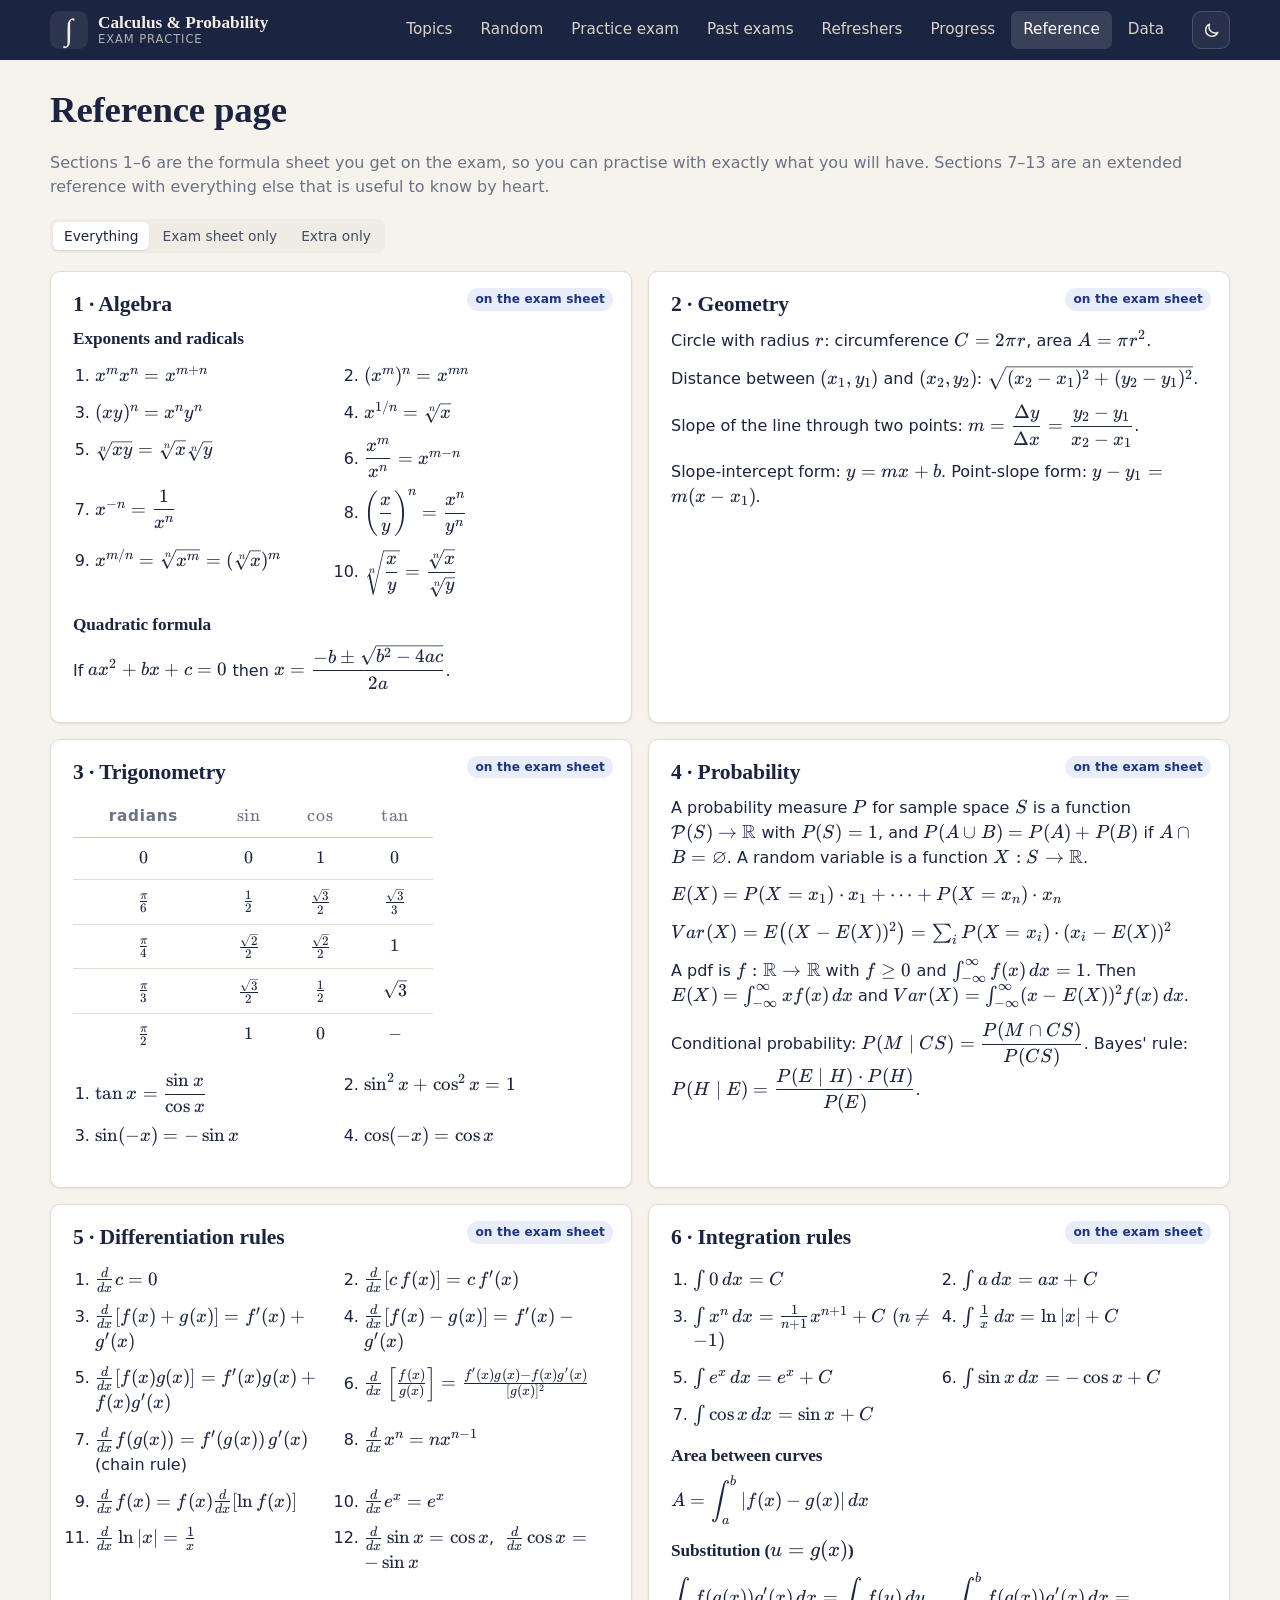
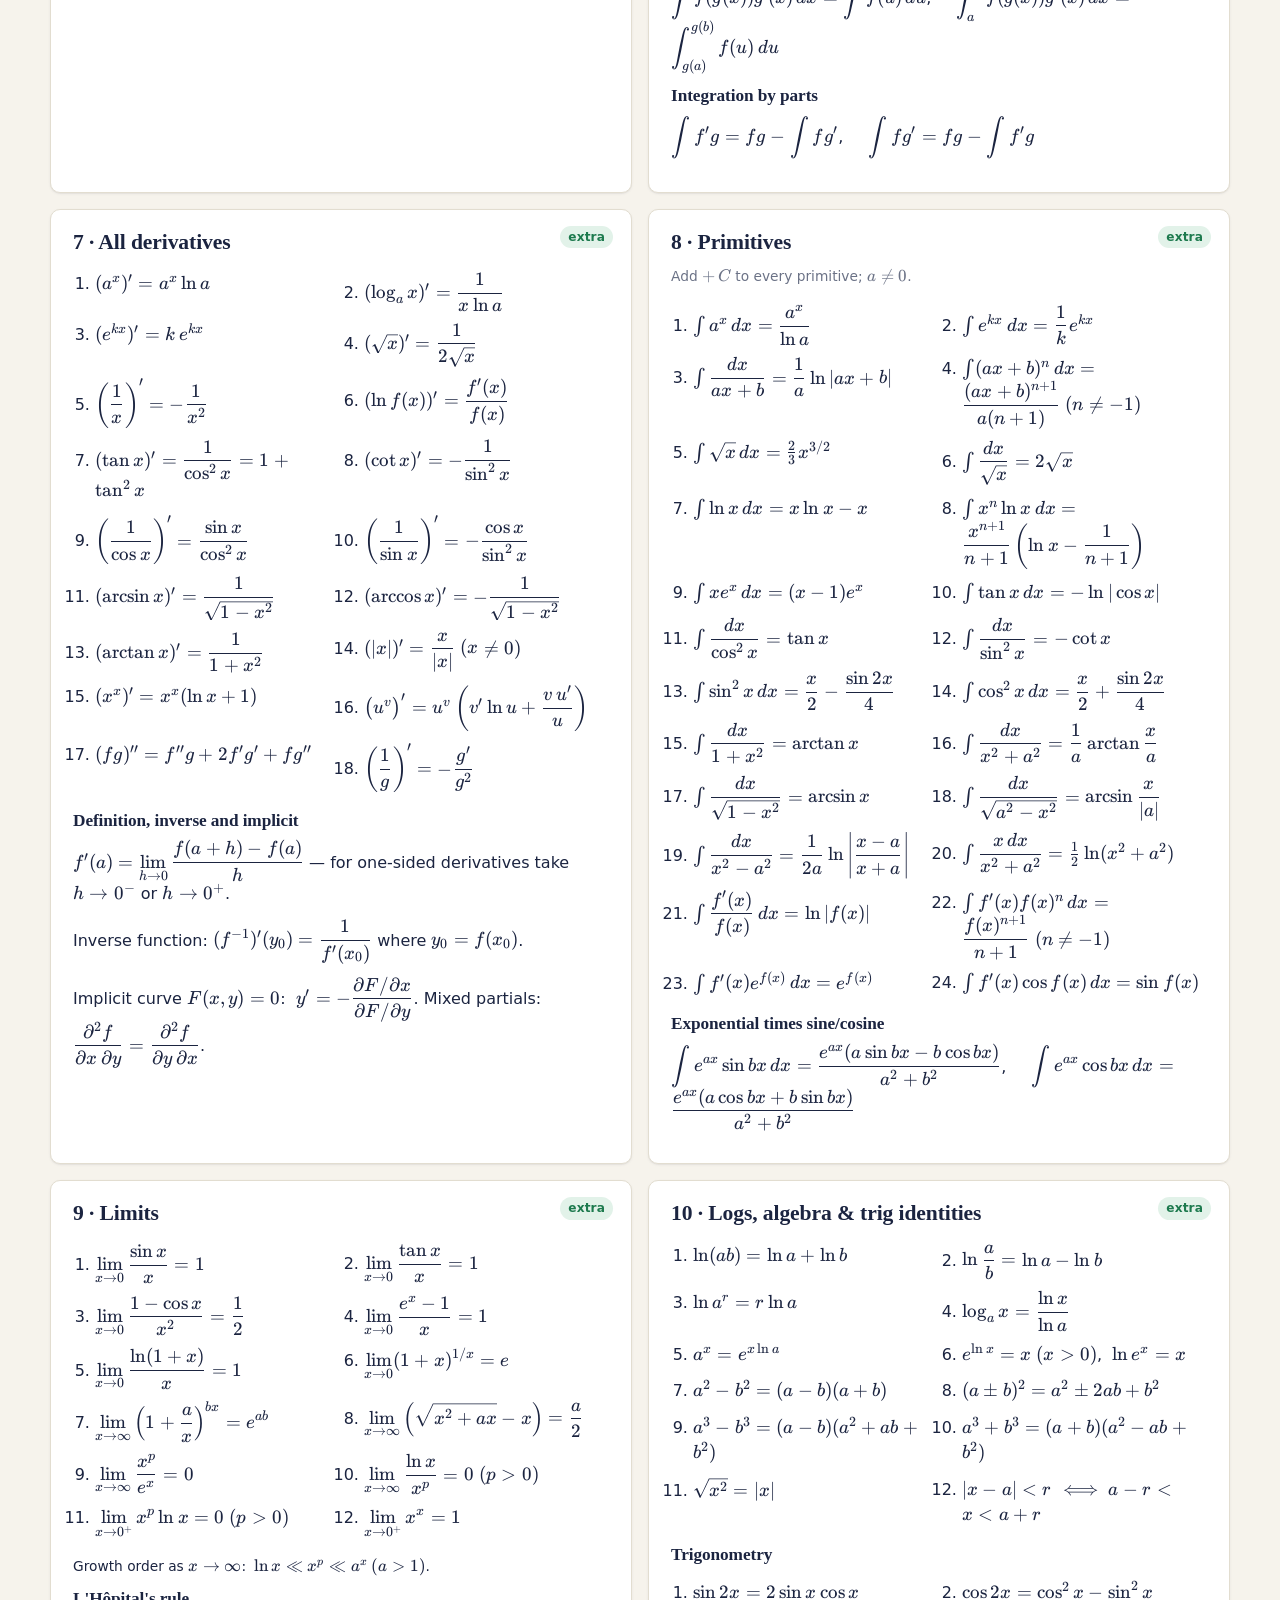
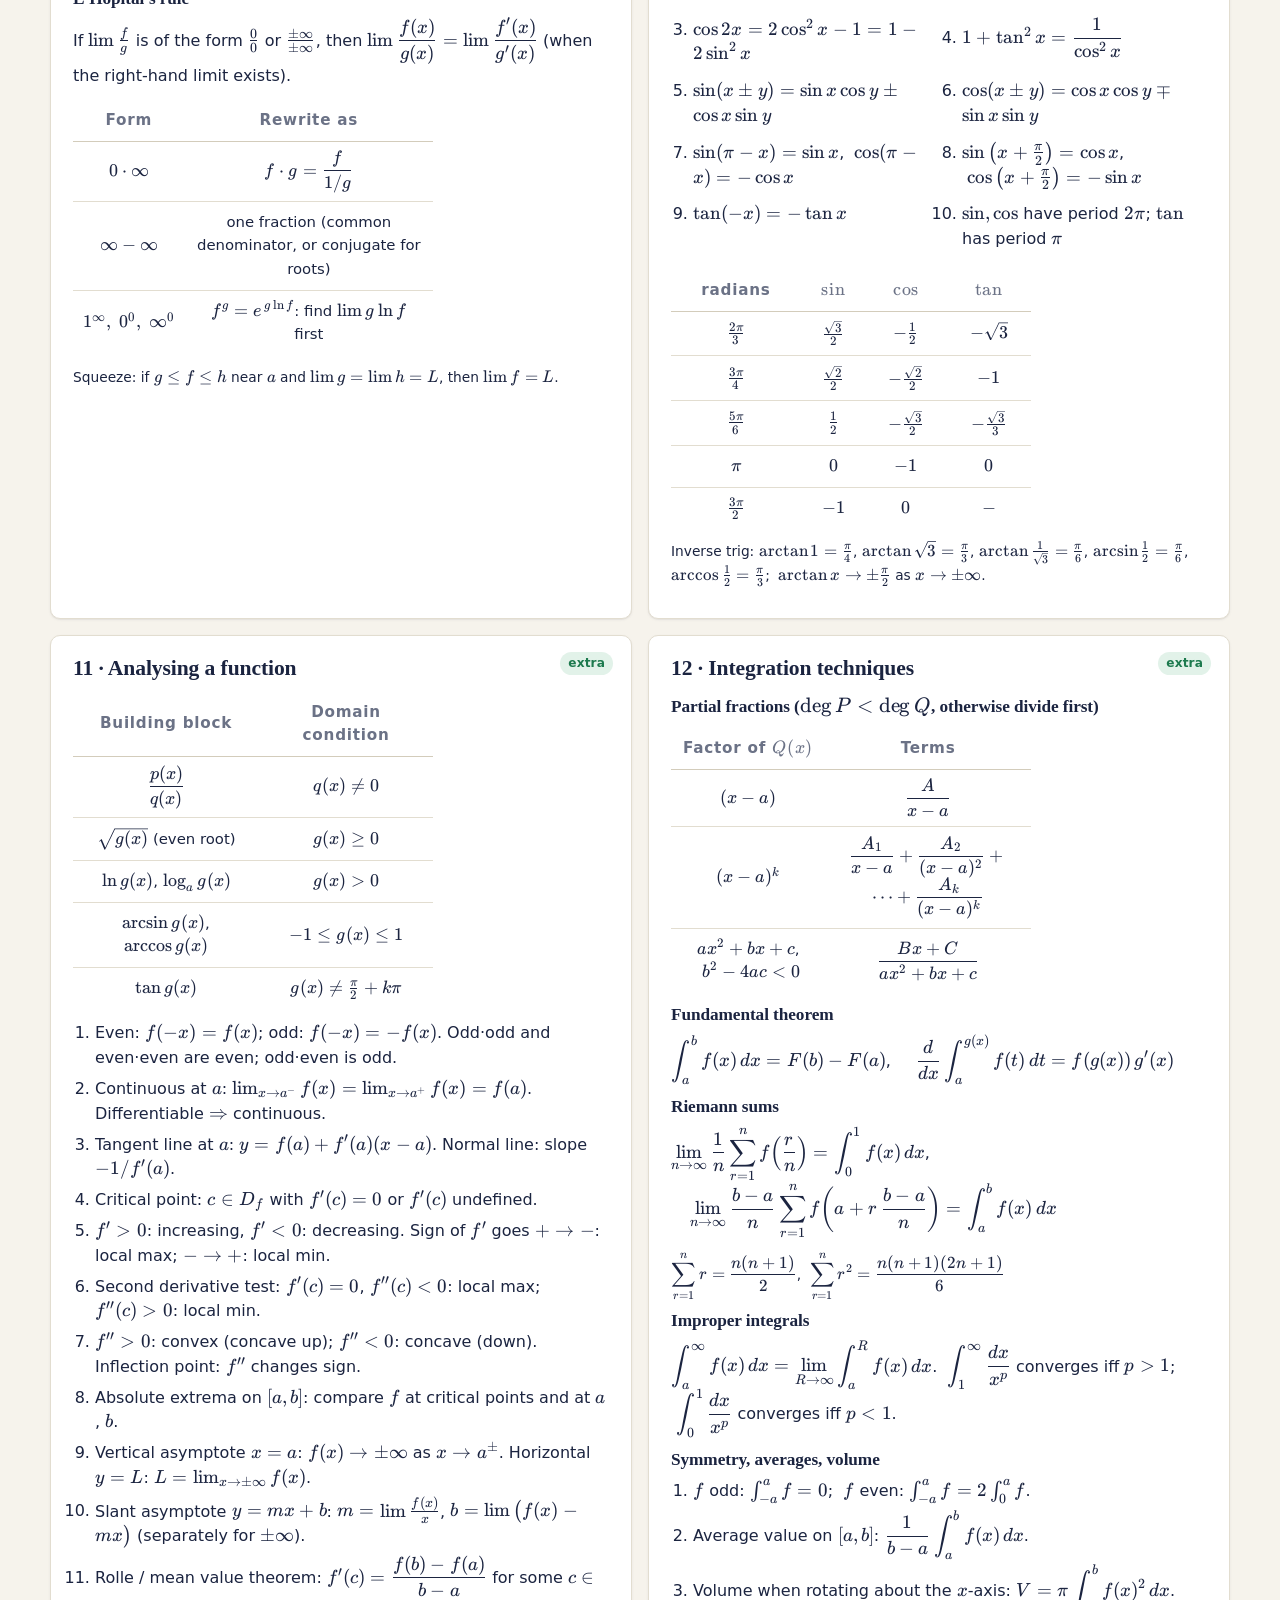
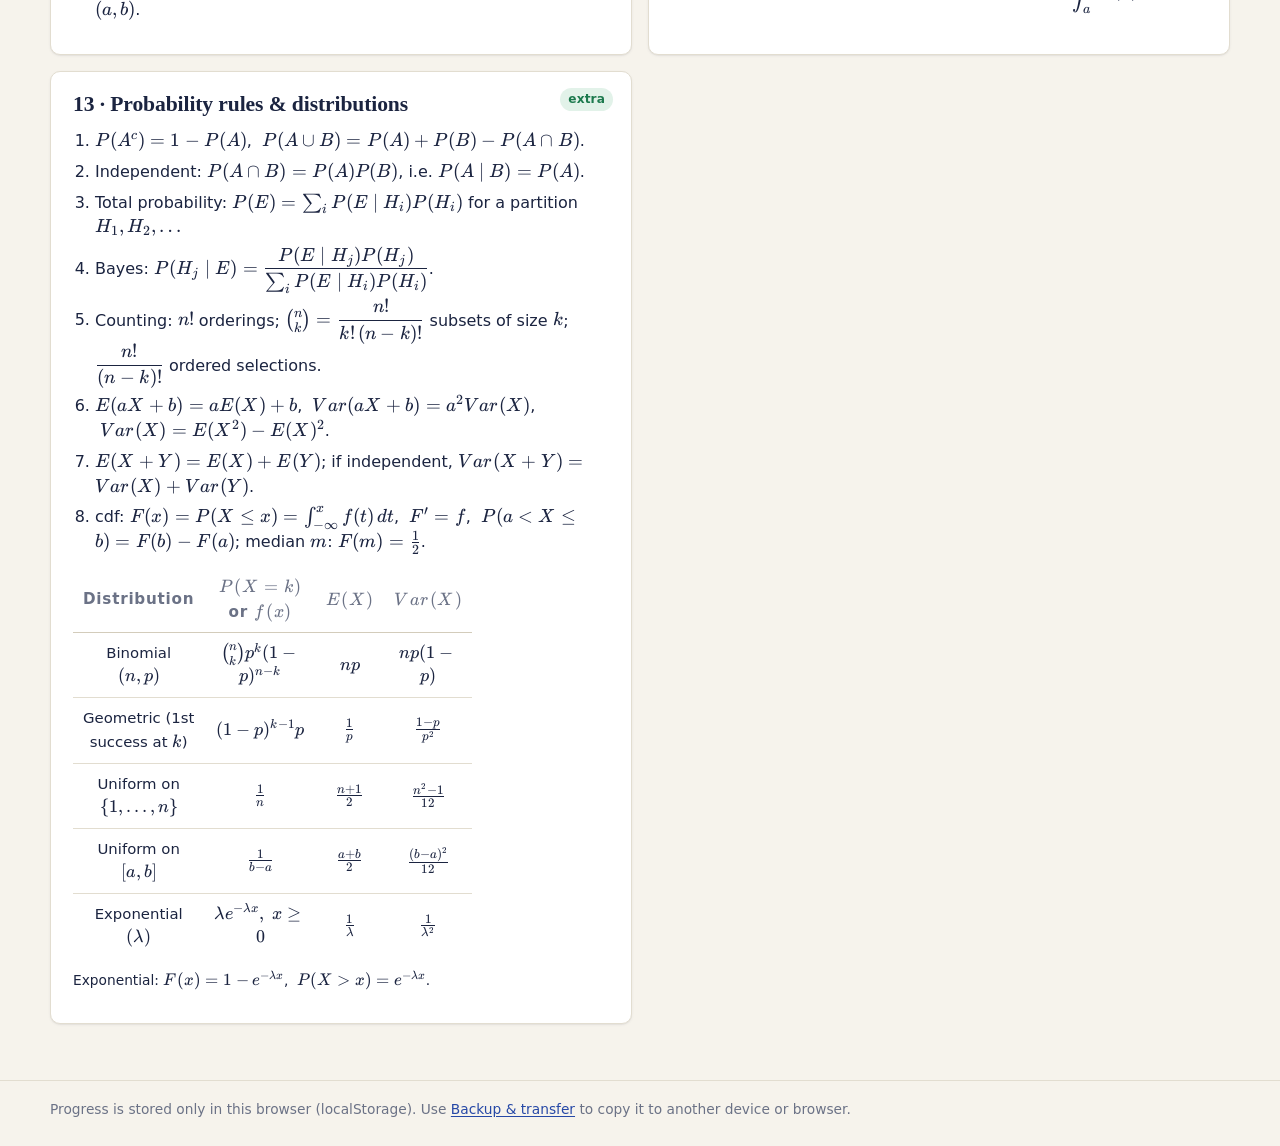
<file: reference.html>
<!DOCTYPE html>
<html lang="en">
<head>
  <meta charset="utf-8">
  <meta name="viewport" content="width=device-width, initial-scale=1">
  <title>Reference page — Calculus &amp; Probability</title>
  <meta name="description" content="The exam formula sheet plus an extended reference of derivatives, primitives, limits and distributions.">
  <meta name="color-scheme" content="light dark">
  <link rel="icon" href="assets/favicon.svg" type="image/svg+xml">
  <link rel="stylesheet" href="vendor/katex/katex.min.css">
  <link rel="stylesheet" href="css/style.css">
  <script src="js/core/theme.js"></script>
</head>
<body data-page="reference">
  <a class="skip" href="#app">Skip to content</a>
  <header class="site-header">
    <div class="wrap site-header__inner">
      <a class="brand" href="index.html"><span class="brand__mark" aria-hidden="true">∫</span><span class="brand__name">Calculus &amp; Probability<small>exam practice</small></span></a>
      <nav class="site-nav" aria-label="Main">
        <a href="index.html">Topics</a>
        <a href="practice.html?mode=random">Random</a>
        <a href="exam.html">Practice exam</a>
        <a href="past-exams.html">Past exams</a>
        <a href="guide.html">Refreshers</a>
        <a href="history.html">Progress</a>
        <a href="reference.html" aria-current="page">Reference</a>
        <a href="data.html">Data</a>
      </nav>
    </div>
  </header>
  <main id="app" class="wrap main reference">
    <div class="page-head"><h1>Reference page</h1><p class="muted">Sections 1–6 are the formula sheet you get on the exam, so you can practise with exactly what you will have. Sections 7–13 are an extended reference with everything else that is useful to know by heart.</p>
      <div class="seg" role="group" aria-label="Show sections"><button class="seg__btn is-on" data-show="all" aria-pressed="true">Everything</button><button class="seg__btn" data-show="sheet" aria-pressed="false">Exam sheet only</button><button class="seg__btn" data-show="extra" aria-pressed="false">Extra only</button></div></div>
    <div class="ref-grid">
      <section class="card ref-official">
        <span class="tag tag--sheet">on the exam sheet</span>
        <h2>1 · Algebra</h2>
        <h3>Exponents and radicals</h3>
        <ol class="ref-list two">
          <li>$x^m x^n = x^{m+n}$</li><li>$(x^m)^n = x^{mn}$</li>
          <li>$(xy)^n = x^n y^n$</li><li>$x^{1/n} = \sqrt[n]{x}$</li>
          <li>$\sqrt[n]{xy} = \sqrt[n]{x}\sqrt[n]{y}$</li><li>$\dfrac{x^m}{x^n} = x^{m-n}$</li>
          <li>$x^{-n} = \dfrac{1}{x^n}$</li><li>$\left(\dfrac{x}{y}\right)^n = \dfrac{x^n}{y^n}$</li>
          <li>$x^{m/n} = \sqrt[n]{x^m} = (\sqrt[n]{x})^m$</li><li>$\sqrt[n]{\dfrac{x}{y}} = \dfrac{\sqrt[n]{x}}{\sqrt[n]{y}}$</li>
        </ol>
        <h3>Quadratic formula</h3>
        <p>If $ax^2 + bx + c = 0$ then $x = \dfrac{-b \pm \sqrt{b^2 - 4ac}}{2a}$.</p>
      </section>
      <section class="card ref-official">
        <span class="tag tag--sheet">on the exam sheet</span>
        <h2>2 · Geometry</h2>
        <p>Circle with radius $r$: circumference $C = 2\pi r$, area $A = \pi r^2$.</p>
        <p>Distance between $(x_1, y_1)$ and $(x_2, y_2)$: $\sqrt{(x_2 - x_1)^2 + (y_2 - y_1)^2}$.</p>
        <p>Slope of the line through two points: $m = \dfrac{\Delta y}{\Delta x} = \dfrac{y_2 - y_1}{x_2 - x_1}$.</p>
        <p>Slope-intercept form: $y = mx + b$. Point-slope form: $y - y_1 = m(x - x_1)$.</p>
      </section>
      <section class="card ref-official">
        <span class="tag tag--sheet">on the exam sheet</span>
        <h2>3 · Trigonometry</h2>
        <table class="table ref-table">
          <thead><tr><th>radians</th><th>$\sin$</th><th>$\cos$</th><th>$\tan$</th></tr></thead>
          <tbody>
            <tr><td>$0$</td><td>$0$</td><td>$1$</td><td>$0$</td></tr>
            <tr><td>$\frac{\pi}{6}$</td><td>$\frac12$</td><td>$\frac{\sqrt3}{2}$</td><td>$\frac{\sqrt3}{3}$</td></tr>
            <tr><td>$\frac{\pi}{4}$</td><td>$\frac{\sqrt2}{2}$</td><td>$\frac{\sqrt2}{2}$</td><td>$1$</td></tr>
            <tr><td>$\frac{\pi}{3}$</td><td>$\frac{\sqrt3}{2}$</td><td>$\frac12$</td><td>$\sqrt3$</td></tr>
            <tr><td>$\frac{\pi}{2}$</td><td>$1$</td><td>$0$</td><td>$-$</td></tr>
          </tbody>
        </table>
        <ol class="ref-list two">
          <li>$\tan x = \dfrac{\sin x}{\cos x}$</li><li>$\sin^2 x + \cos^2 x = 1$</li>
          <li>$\sin(-x) = -\sin x$</li><li>$\cos(-x) = \cos x$</li>
        </ol>
      </section>
      <section class="card ref-official">
        <span class="tag tag--sheet">on the exam sheet</span>
        <h2>4 · Probability</h2>
        <p>A probability measure $P$ for sample space $S$ is a function $\mathcal{P}(S) \to \mathbb{R}$ with $P(S) = 1$, and $P(A \cup B) = P(A) + P(B)$ if $A \cap B = \varnothing$. A random variable is a function $X : S \to \mathbb{R}$.</p>
        <p>$E(X) = P(X = x_1)\cdot x_1 + \dots + P(X = x_n)\cdot x_n$</p>
        <p>$Var(X) = E\big((X - E(X))^2\big) = \sum_i P(X = x_i)\cdot(x_i - E(X))^2$</p>
        <p>A pdf is $f : \mathbb{R}\to\mathbb{R}$ with $f \ge 0$ and $\int_{-\infty}^{\infty} f(x)\,dx = 1$. Then $E(X) = \int_{-\infty}^{\infty} x f(x)\,dx$ and $Var(X) = \int_{-\infty}^{\infty} (x - E(X))^2 f(x)\,dx$.</p>
        <p>Conditional probability: $P(M \mid CS) = \dfrac{P(M \cap CS)}{P(CS)}$. Bayes' rule: $P(H \mid E) = \dfrac{P(E \mid H)\cdot P(H)}{P(E)}$.</p>
      </section>
      <section class="card ref-official">
        <span class="tag tag--sheet">on the exam sheet</span>
        <h2>5 · Differentiation rules</h2>
        <ol class="ref-list two">
          <li>$\frac{d}{dx} c = 0$</li><li>$\frac{d}{dx}[c\,f(x)] = c\,f'(x)$</li>
          <li>$\frac{d}{dx}[f(x) + g(x)] = f'(x) + g'(x)$</li><li>$\frac{d}{dx}[f(x) - g(x)] = f'(x) - g'(x)$</li>
          <li>$\frac{d}{dx}[f(x)g(x)] = f'(x)g(x) + f(x)g'(x)$</li><li>$\frac{d}{dx}\left[\frac{f(x)}{g(x)}\right] = \frac{f'(x)g(x) - f(x)g'(x)}{[g(x)]^2}$</li>
          <li>$\frac{d}{dx} f(g(x)) = f'(g(x))\,g'(x)$ (chain rule)</li><li>$\frac{d}{dx} x^n = n x^{n-1}$</li>
          <li>$\frac{d}{dx} f(x) = f(x)\frac{d}{dx}[\ln f(x)]$</li><li>$\frac{d}{dx} e^x = e^x$</li>
          <li>$\frac{d}{dx}\ln|x| = \frac1x$</li><li>$\frac{d}{dx}\sin x = \cos x$, $\ \frac{d}{dx}\cos x = -\sin x$</li>
        </ol>
      </section>
      <section class="card ref-official">
        <span class="tag tag--sheet">on the exam sheet</span>
        <h2>6 · Integration rules</h2>
        <ol class="ref-list two">
          <li>$\int 0\,dx = C$</li><li>$\int a\,dx = ax + C$</li>
          <li>$\int x^n\,dx = \frac{1}{n+1}x^{n+1} + C$ $(n \ne -1)$</li><li>$\int \frac1x\,dx = \ln|x| + C$</li>
          <li>$\int e^x\,dx = e^x + C$</li><li>$\int \sin x\,dx = -\cos x + C$</li>
          <li>$\int \cos x\,dx = \sin x + C$</li>
        </ol>
        <h3>Area between curves</h3>
        <p>$A = \displaystyle\int_a^b |f(x) - g(x)|\,dx$</p>
        <h3>Substitution ($u = g(x)$)</h3>
        <p>$\displaystyle\int f(g(x))g'(x)\,dx = \int f(u)\,du$, $\quad\displaystyle\int_a^b f(g(x))g'(x)\,dx = \int_{g(a)}^{g(b)} f(u)\,du$</p>
        <h3>Integration by parts</h3>
        <p>$\displaystyle\int f'g = fg - \int fg'$, $\quad\displaystyle\int fg' = fg - \int f'g$</p>
      </section>
    
      <section class="card ref-extra">
        <span class="tag tag--extra">extra</span>
        <h2>7 · All derivatives</h2>
        <ol class="ref-list two">
          <li>$(a^x)' = a^x\ln a$</li><li>$(\log_a x)' = \dfrac{1}{x\ln a}$</li>
          <li>$(e^{kx})' = k\,e^{kx}$</li><li>$(\sqrt{x})' = \dfrac{1}{2\sqrt{x}}$</li>
          <li>$\left(\dfrac1x\right)' = -\dfrac{1}{x^2}$</li><li>$(\ln f(x))' = \dfrac{f'(x)}{f(x)}$</li>
          <li>$(\tan x)' = \dfrac{1}{\cos^2 x} = 1 + \tan^2 x$</li><li>$(\cot x)' = -\dfrac{1}{\sin^2 x}$</li>
          <li>$\left(\dfrac{1}{\cos x}\right)' = \dfrac{\sin x}{\cos^2 x}$</li><li>$\left(\dfrac{1}{\sin x}\right)' = -\dfrac{\cos x}{\sin^2 x}$</li>
          <li>$(\arcsin x)' = \dfrac{1}{\sqrt{1 - x^2}}$</li><li>$(\arccos x)' = -\dfrac{1}{\sqrt{1 - x^2}}$</li>
          <li>$(\arctan x)' = \dfrac{1}{1 + x^2}$</li><li>$(|x|)' = \dfrac{x}{|x|}\ (x \ne 0)$</li>
          <li>$(x^x)' = x^x(\ln x + 1)$</li><li>$\big(u^v\big)' = u^v\left(v'\ln u + \dfrac{v\,u'}{u}\right)$</li>
          <li>$(fg)'' = f''g + 2f'g' + fg''$</li><li>$\left(\dfrac{1}{g}\right)' = -\dfrac{g'}{g^2}$</li>
        </ol>
        <h3>Definition, inverse and implicit</h3>
        <p>$f'(a) = \displaystyle\lim_{h\to0}\frac{f(a+h) - f(a)}{h}$ — for one-sided derivatives take $h\to0^-$ or $h\to0^+$.</p>
        <p>Inverse function: $(f^{-1})'(y_0) = \dfrac{1}{f'(x_0)}$ where $y_0 = f(x_0)$.</p>
        <p>Implicit curve $F(x,y) = 0$: $\ y' = -\dfrac{\partial F/\partial x}{\partial F/\partial y}$. Mixed partials: $\dfrac{\partial^2 f}{\partial x\,\partial y} = \dfrac{\partial^2 f}{\partial y\,\partial x}$.</p>
      </section>

      <section class="card ref-extra">
        <span class="tag tag--extra">extra</span>
        <h2>8 · Primitives</h2>
        <p class="muted small">Add $+\,C$ to every primitive; $a \ne 0$.</p>
        <ol class="ref-list two">
          <li>$\int a^x\,dx = \dfrac{a^x}{\ln a}$</li><li>$\int e^{kx}\,dx = \dfrac{1}{k}e^{kx}$</li>
          <li>$\int \dfrac{dx}{ax + b} = \dfrac1a\ln|ax + b|$</li><li>$\int (ax+b)^n\,dx = \dfrac{(ax+b)^{n+1}}{a(n+1)}\ (n \ne -1)$</li>
          <li>$\int \sqrt{x}\,dx = \tfrac23 x^{3/2}$</li><li>$\int \dfrac{dx}{\sqrt{x}} = 2\sqrt{x}$</li>
          <li>$\int \ln x\,dx = x\ln x - x$</li><li>$\int x^n\ln x\,dx = \dfrac{x^{n+1}}{n+1}\left(\ln x - \dfrac{1}{n+1}\right)$</li>
          <li>$\int x e^{x}\,dx = (x - 1)e^{x}$</li><li>$\int \tan x\,dx = -\ln|\cos x|$</li>
          <li>$\int \dfrac{dx}{\cos^2 x} = \tan x$</li><li>$\int \dfrac{dx}{\sin^2 x} = -\cot x$</li>
          <li>$\int \sin^2 x\,dx = \dfrac x2 - \dfrac{\sin 2x}{4}$</li><li>$\int \cos^2 x\,dx = \dfrac x2 + \dfrac{\sin 2x}{4}$</li>
          <li>$\int \dfrac{dx}{1 + x^2} = \arctan x$</li><li>$\int \dfrac{dx}{x^2 + a^2} = \dfrac1a\arctan\dfrac xa$</li>
          <li>$\int \dfrac{dx}{\sqrt{1 - x^2}} = \arcsin x$</li><li>$\int \dfrac{dx}{\sqrt{a^2 - x^2}} = \arcsin\dfrac{x}{|a|}$</li>
          <li>$\int \dfrac{dx}{x^2 - a^2} = \dfrac{1}{2a}\ln\left|\dfrac{x - a}{x + a}\right|$</li><li>$\int \dfrac{x\,dx}{x^2 + a^2} = \tfrac12\ln(x^2 + a^2)$</li>
          <li>$\int \dfrac{f'(x)}{f(x)}\,dx = \ln|f(x)|$</li><li>$\int f'(x)f(x)^n\,dx = \dfrac{f(x)^{n+1}}{n+1}\ (n \ne -1)$</li>
          <li>$\int f'(x)e^{f(x)}\,dx = e^{f(x)}$</li><li>$\int f'(x)\cos f(x)\,dx = \sin f(x)$</li>
        </ol>
        <h3>Exponential times sine/cosine</h3>
        <p>$\displaystyle\int e^{ax}\sin bx\,dx = \frac{e^{ax}(a\sin bx - b\cos bx)}{a^2 + b^2}$, $\quad\displaystyle\int e^{ax}\cos bx\,dx = \frac{e^{ax}(a\cos bx + b\sin bx)}{a^2 + b^2}$</p>
      </section>

      <section class="card ref-extra">
        <span class="tag tag--extra">extra</span>
        <h2>9 · Limits</h2>
        <ol class="ref-list two">
          <li>$\displaystyle\lim_{x\to0}\frac{\sin x}{x} = 1$</li><li>$\displaystyle\lim_{x\to0}\frac{\tan x}{x} = 1$</li>
          <li>$\displaystyle\lim_{x\to0}\frac{1 - \cos x}{x^2} = \frac12$</li><li>$\displaystyle\lim_{x\to0}\frac{e^x - 1}{x} = 1$</li>
          <li>$\displaystyle\lim_{x\to0}\frac{\ln(1 + x)}{x} = 1$</li><li>$\displaystyle\lim_{x\to0}(1 + x)^{1/x} = e$</li>
          <li>$\displaystyle\lim_{x\to\infty}\left(1 + \frac ax\right)^{bx} = e^{ab}$</li><li>$\displaystyle\lim_{x\to\infty}\left(\sqrt{x^2 + ax} - x\right) = \frac a2$</li>
          <li>$\displaystyle\lim_{x\to\infty}\frac{x^p}{e^{x}} = 0$</li><li>$\displaystyle\lim_{x\to\infty}\frac{\ln x}{x^p} = 0\ (p \gt 0)$</li>
          <li>$\displaystyle\lim_{x\to0^+}x^p\ln x = 0\ (p \gt 0)$</li><li>$\displaystyle\lim_{x\to0^+}x^x = 1$</li>
        </ol>
        <p class="small">Growth order as $x\to\infty$: $\ \ln x \ll x^p \ll a^x\ (a \gt 1)$.</p>
        <h3>L'Hôpital's rule</h3>
        <p>If $\lim\frac{f}{g}$ is of the form $\frac00$ or $\frac{\pm\infty}{\pm\infty}$, then $\displaystyle\lim\frac{f(x)}{g(x)} = \lim\frac{f'(x)}{g'(x)}$ (when the right-hand limit exists).</p>
        <table class="table ref-table">
          <thead><tr><th>Form</th><th>Rewrite as</th></tr></thead>
          <tbody>
            <tr><td>$0\cdot\infty$</td><td>$f\cdot g = \dfrac{f}{1/g}$</td></tr>
            <tr><td>$\infty - \infty$</td><td>one fraction (common denominator, or conjugate for roots)</td></tr>
            <tr><td>$1^\infty,\ 0^0,\ \infty^0$</td><td>$f^g = e^{\,g\ln f}$: find $\lim g\ln f$ first</td></tr>
          </tbody>
        </table>
        <p class="small">Squeeze: if $g \le f \le h$ near $a$ and $\lim g = \lim h = L$, then $\lim f = L$.</p>
      </section>

      <section class="card ref-extra">
        <span class="tag tag--extra">extra</span>
        <h2>10 · Logs, algebra &amp; trig identities</h2>
        <ol class="ref-list two">
          <li>$\ln(ab) = \ln a + \ln b$</li><li>$\ln\dfrac ab = \ln a - \ln b$</li>
          <li>$\ln a^r = r\ln a$</li><li>$\log_a x = \dfrac{\ln x}{\ln a}$</li>
          <li>$a^x = e^{x\ln a}$</li><li>$e^{\ln x} = x\ (x \gt 0)$, $\ \ln e^x = x$</li>
          <li>$a^2 - b^2 = (a - b)(a + b)$</li><li>$(a \pm b)^2 = a^2 \pm 2ab + b^2$</li>
          <li>$a^3 - b^3 = (a - b)(a^2 + ab + b^2)$</li><li>$a^3 + b^3 = (a + b)(a^2 - ab + b^2)$</li>
          <li>$\sqrt{x^2} = |x|$</li><li>$|x - a| \lt r \iff a - r \lt x \lt a + r$</li>
        </ol>
        <h3>Trigonometry</h3>
        <ol class="ref-list two">
          <li>$\sin 2x = 2\sin x\cos x$</li><li>$\cos 2x = \cos^2 x - \sin^2 x$</li>
          <li>$\cos 2x = 2\cos^2 x - 1 = 1 - 2\sin^2 x$</li><li>$1 + \tan^2 x = \dfrac{1}{\cos^2 x}$</li>
          <li>$\sin(x \pm y) = \sin x\cos y \pm \cos x\sin y$</li><li>$\cos(x \pm y) = \cos x\cos y \mp \sin x\sin y$</li>
          <li>$\sin(\pi - x) = \sin x$, $\ \cos(\pi - x) = -\cos x$</li><li>$\sin\left(x + \tfrac\pi2\right) = \cos x$, $\ \cos\left(x + \tfrac\pi2\right) = -\sin x$</li>
          <li>$\tan(-x) = -\tan x$</li><li>$\sin, \cos$ have period $2\pi$; $\tan$ has period $\pi$</li>
        </ol>
        <table class="table ref-table">
          <thead><tr><th>radians</th><th>$\sin$</th><th>$\cos$</th><th>$\tan$</th></tr></thead>
          <tbody>
            <tr><td>$\frac{2\pi}{3}$</td><td>$\frac{\sqrt3}{2}$</td><td>$-\frac12$</td><td>$-\sqrt3$</td></tr>
            <tr><td>$\frac{3\pi}{4}$</td><td>$\frac{\sqrt2}{2}$</td><td>$-\frac{\sqrt2}{2}$</td><td>$-1$</td></tr>
            <tr><td>$\frac{5\pi}{6}$</td><td>$\frac12$</td><td>$-\frac{\sqrt3}{2}$</td><td>$-\frac{\sqrt3}{3}$</td></tr>
            <tr><td>$\pi$</td><td>$0$</td><td>$-1$</td><td>$0$</td></tr>
            <tr><td>$\frac{3\pi}{2}$</td><td>$-1$</td><td>$0$</td><td>$-$</td></tr>
          </tbody>
        </table>
        <p class="small">Inverse trig: $\arctan 1 = \frac\pi4$, $\arctan\sqrt3 = \frac\pi3$, $\arctan\frac{1}{\sqrt3} = \frac\pi6$, $\arcsin\frac12 = \frac\pi6$, $\arccos\frac12 = \frac\pi3$; $\ \arctan x \to \pm\frac\pi2$ as $x\to\pm\infty$.</p>
      </section>

      <section class="card ref-extra">
        <span class="tag tag--extra">extra</span>
        <h2>11 · Analysing a function</h2>
        <table class="table ref-table">
          <thead><tr><th>Building block</th><th>Domain condition</th></tr></thead>
          <tbody>
            <tr><td>$\dfrac{p(x)}{q(x)}$</td><td>$q(x) \ne 0$</td></tr>
            <tr><td>$\sqrt{g(x)}$ (even root)</td><td>$g(x) \ge 0$</td></tr>
            <tr><td>$\ln g(x)$, $\log_a g(x)$</td><td>$g(x) \gt 0$</td></tr>
            <tr><td>$\arcsin g(x)$, $\arccos g(x)$</td><td>$-1 \le g(x) \le 1$</td></tr>
            <tr><td>$\tan g(x)$</td><td>$g(x) \ne \frac\pi2 + k\pi$</td></tr>
          </tbody>
        </table>
        <ol class="ref-list">
          <li>Even: $f(-x) = f(x)$; odd: $f(-x) = -f(x)$. Odd·odd and even·even are even; odd·even is odd.</li>
          <li>Continuous at $a$: $\lim_{x\to a^-}f(x) = \lim_{x\to a^+}f(x) = f(a)$. Differentiable $\Rightarrow$ continuous.</li>
          <li>Tangent line at $a$: $y = f(a) + f'(a)(x - a)$. Normal line: slope $-1/f'(a)$.</li>
          <li>Critical point: $c \in D_f$ with $f'(c) = 0$ or $f'(c)$ undefined.</li>
          <li>$f' \gt 0$: increasing, $f' \lt 0$: decreasing. Sign of $f'$ goes $+\to-$: local max; $-\to+$: local min.</li>
          <li>Second derivative test: $f'(c) = 0$, $f''(c) \lt 0$: local max; $f''(c) \gt 0$: local min.</li>
          <li>$f'' \gt 0$: convex (concave up); $f'' \lt 0$: concave (down). Inflection point: $f''$ changes sign.</li>
          <li>Absolute extrema on $[a,b]$: compare $f$ at critical points and at $a$, $b$.</li>
          <li>Vertical asymptote $x = a$: $f(x)\to\pm\infty$ as $x\to a^{\pm}$. Horizontal $y = L$: $L = \lim_{x\to\pm\infty}f(x)$.</li>
          <li>Slant asymptote $y = mx + b$: $m = \lim\frac{f(x)}{x}$, $b = \lim\big(f(x) - mx\big)$ (separately for $\pm\infty$).</li>
          <li>Rolle / mean value theorem: $f'(c) = \dfrac{f(b) - f(a)}{b - a}$ for some $c \in (a,b)$.</li>
        </ol>
      </section>

      <section class="card ref-extra">
        <span class="tag tag--extra">extra</span>
        <h2>12 · Integration techniques</h2>
        <h3>Partial fractions ($\deg P \lt \deg Q$, otherwise divide first)</h3>
        <table class="table ref-table">
          <thead><tr><th>Factor of $Q(x)$</th><th>Terms</th></tr></thead>
          <tbody>
            <tr><td>$(x - a)$</td><td>$\dfrac{A}{x - a}$</td></tr>
            <tr><td>$(x - a)^k$</td><td>$\dfrac{A_1}{x - a} + \dfrac{A_2}{(x - a)^2} + \dots + \dfrac{A_k}{(x - a)^k}$</td></tr>
            <tr><td>$ax^2 + bx + c$, $\ b^2 - 4ac \lt 0$</td><td>$\dfrac{Bx + C}{ax^2 + bx + c}$</td></tr>
          </tbody>
        </table>
        <h3>Fundamental theorem</h3>
        <p>$\displaystyle\int_a^b f(x)\,dx = F(b) - F(a)$, $\quad\dfrac{d}{dx}\displaystyle\int_a^{g(x)} f(t)\,dt = f(g(x))\,g'(x)$</p>
        <h3>Riemann sums</h3>
        <p>$\displaystyle\lim_{n\to\infty}\frac1n\sum_{r=1}^{n} f\!\left(\frac rn\right) = \int_0^1 f(x)\,dx$, $\quad\displaystyle\lim_{n\to\infty}\frac{b-a}{n}\sum_{r=1}^{n} f\!\left(a + r\,\frac{b-a}{n}\right) = \int_a^b f(x)\,dx$</p>
        <p class="small">$\displaystyle\sum_{r=1}^n r = \frac{n(n+1)}{2}$, $\ \displaystyle\sum_{r=1}^n r^2 = \frac{n(n+1)(2n+1)}{6}$</p>
        <h3>Improper integrals</h3>
        <p>$\displaystyle\int_a^\infty f(x)\,dx = \lim_{R\to\infty}\int_a^R f(x)\,dx$. $\ \displaystyle\int_1^\infty\frac{dx}{x^p}$ converges iff $p \gt 1$; $\ \displaystyle\int_0^1\frac{dx}{x^p}$ converges iff $p \lt 1$.</p>
        <h3>Symmetry, averages, volume</h3>
        <ol class="ref-list">
          <li>$f$ odd: $\int_{-a}^a f = 0$; $\ f$ even: $\int_{-a}^a f = 2\int_0^a f$.</li>
          <li>Average value on $[a,b]$: $\dfrac{1}{b - a}\displaystyle\int_a^b f(x)\,dx$.</li>
          <li>Volume when rotating about the $x$-axis: $V = \pi\displaystyle\int_a^b f(x)^2\,dx$.</li>
        </ol>
      </section>

      <section class="card ref-extra">
        <span class="tag tag--extra">extra</span>
        <h2>13 · Probability rules &amp; distributions</h2>
        <ol class="ref-list">
          <li>$P(A^c) = 1 - P(A)$, $\ P(A \cup B) = P(A) + P(B) - P(A \cap B)$.</li>
          <li>Independent: $P(A \cap B) = P(A)P(B)$, i.e. $P(A \mid B) = P(A)$.</li>
          <li>Total probability: $P(E) = \sum_i P(E \mid H_i)P(H_i)$ for a partition $H_1, H_2, \dots$</li>
          <li>Bayes: $P(H_j \mid E) = \dfrac{P(E \mid H_j)P(H_j)}{\sum_i P(E \mid H_i)P(H_i)}$.</li>
          <li>Counting: $n!$ orderings; $\binom nk = \dfrac{n!}{k!\,(n-k)!}$ subsets of size $k$; $\dfrac{n!}{(n-k)!}$ ordered selections.</li>
          <li>$E(aX + b) = aE(X) + b$, $\ Var(aX + b) = a^2Var(X)$, $\ Var(X) = E(X^2) - E(X)^2$.</li>
          <li>$E(X + Y) = E(X) + E(Y)$; if independent, $Var(X + Y) = Var(X) + Var(Y)$.</li>
          <li>cdf: $F(x) = P(X \le x) = \int_{-\infty}^x f(t)\,dt$, $\ F' = f$, $\ P(a \lt X \le b) = F(b) - F(a)$; median $m$: $F(m) = \tfrac12$.</li>
        </ol>
        <table class="table ref-table">
          <thead><tr><th>Distribution</th><th>$P(X = k)$ or $f(x)$</th><th>$E(X)$</th><th>$Var(X)$</th></tr></thead>
          <tbody>
            <tr><td>Binomial $(n, p)$</td><td>$\binom nk p^k(1-p)^{n-k}$</td><td>$np$</td><td>$np(1-p)$</td></tr>
            <tr><td>Geometric (1st success at $k$)</td><td>$(1-p)^{k-1}p$</td><td>$\frac1p$</td><td>$\frac{1-p}{p^2}$</td></tr>
            <tr><td>Uniform on $\{1,\dots,n\}$</td><td>$\frac1n$</td><td>$\frac{n+1}{2}$</td><td>$\frac{n^2-1}{12}$</td></tr>
            <tr><td>Uniform on $[a,b]$</td><td>$\frac{1}{b-a}$</td><td>$\frac{a+b}{2}$</td><td>$\frac{(b-a)^2}{12}$</td></tr>
            <tr><td>Exponential $(\lambda)$</td><td>$\lambda e^{-\lambda x},\ x \ge 0$</td><td>$\frac1\lambda$</td><td>$\frac{1}{\lambda^2}$</td></tr>
          </tbody>
        </table>
        <p class="small">Exponential: $F(x) = 1 - e^{-\lambda x}$, $\ P(X \gt x) = e^{-\lambda x}$.</p>
      </section>
    </div>
  </main>
  <footer class="site-footer">
    <div class="wrap">Progress is stored only in this browser (localStorage). Use <a href="data.html">Backup &amp; transfer</a> to copy it to another device or browser.</div>
  </footer>
  <script src="vendor/katex/katex.min.js"></script>
  <script src="vendor/katex/contrib/auto-render.min.js"></script>
  <script src="vendor/mathjs/math.min.js"></script>
  <script src="data/topics.js"></script>
  <script src="js/core/math-check.js"></script>
  <script src="js/core/storage.js"></script>
  <script src="js/core/bank.js"></script>
  <script src="js/core/ui.js"></script>
  <script src="js/pages/reference.js"></script>
</body>
</html>
</file>
<file: css/style.css>
/* ==========================================================================
   Calculus & Probability — exam practice
   Paper-and-ink look: warm paper background, navy ink, a blue "pen" accent.
   ========================================================================== */

:root {
  --paper: #f6f3ec;
  --card: #ffffff;
  --ink: #1b2440;
  --ink-2: #434c66;
  --muted: #6b7286;
  --line: #e2ddd0;
  --line-2: #d3ccbb;
  --accent: #2648a6;
  --accent-ink: #1c3683;
  --accent-soft: #e9edf9;
  --ok: #1d7a4e;
  --ok-soft: #e2f2e9;
  --bad: #b23d28;
  --bad-soft: #fbe8e3;
  --warn: #9a6200;
  --warn-soft: #fbf0d9;
  --flag: #c58a00;
  --flag-soft: #fdf3da;
  --field: #ffffff;
  --surface-2: #fbfaf7;
  --chip: #efece4;
  --track: #ebe7dd;
  --dot-empty: #e1dccf;
  --grid: #ece8de;
  --ok-line: #a9d6bd;
  --bad-line: #eab5a9;
  --bad-mid: #e09a8b;
  --accent-line: #b9c4ea;
  --ok-ink: #13583a;
  --bad-ink: #8a2c1c;
  --on-accent: #ffffff;
  --chrome: #1b2440;
  --chrome-ink: #f4efe4;
  --chrome-ink-2: #d9d3c6;
  --glass: rgba(246, 243, 236, .94);
  --focus: rgba(38, 72, 166, .35);
  --radius: 10px;
  --shadow: 0 1px 0 rgba(27, 36, 64, .04), 0 1px 3px rgba(27, 36, 64, .06);
  --serif: "Iowan Old Style", "Palatino Linotype", Palatino, "Book Antiqua", Georgia, serif;
  --sans: system-ui, -apple-system, "Segoe UI", Roboto, "Helvetica Neue", Arial, sans-serif;
  --mono: ui-monospace, "SF Mono", Menlo, Consolas, "Liberation Mono", monospace;
}

/* Dark theme — chosen with the toggle in the header (stored as cpt.theme) or taken from the system setting. */
:root[data-theme="dark"] {
  color-scheme: dark;
  --paper: #12151d;
  --card: #1a1f2b;
  --ink: #e7e9ef;
  --ink-2: #bcc2ce;
  --muted: #9096a6;
  --line: #2a3140;
  --line-2: #3a4254;
  --accent: #8ea8f7;
  --accent-ink: #b5c5fa;
  --accent-soft: #232d48;
  --ok: #5cc48e;
  --ok-soft: #16301f;
  --bad: #f08a74;
  --bad-soft: #3a1f1a;
  --warn: #e3ac45;
  --warn-soft: #3a2e15;
  --flag: #e5b33c;
  --flag-soft: #3a2f12;
  --field: #141822;
  --surface-2: #171c27;
  --chip: #262c39;
  --track: #2a3140;
  --dot-empty: #3e4659;
  --grid: #272d3a;
  --ok-line: #2f6a48;
  --bad-line: #7a3b2e;
  --bad-mid: #c26654;
  --accent-line: #3b4d82;
  --ok-ink: #a3e3c0;
  --bad-ink: #f7b8a9;
  --on-accent: #0e1426;
  --chrome: #0b0e14;
  --chrome-ink: #eef0f5;
  --chrome-ink-2: #aab1c1;
  --glass: rgba(18, 21, 29, .92);
  --focus: rgba(142, 168, 247, .45);
  --shadow: 0 1px 0 rgba(0, 0, 0, .25), 0 1px 3px rgba(0, 0, 0, .3);
}

*, *::before, *::after { box-sizing: border-box; }
html { -webkit-text-size-adjust: 100%; scroll-padding-top: 90px; }
body {
  margin: 0; background: var(--paper); color: var(--ink);
  font: 16px/1.55 var(--sans); min-height: 100vh; display: flex; flex-direction: column;
}
main { flex: 1; }
h1, h2, h3, h4 { font-family: var(--serif); font-weight: 600; line-height: 1.2; margin: 0 0 .5em; letter-spacing: -.005em; }
h1 { font-size: clamp(1.7rem, 3vw, 2.3rem); }
h2 { font-size: 1.35rem; }
h3 { font-size: 1.08rem; }
p { margin: 0 0 .8em; }
a { color: var(--accent); text-underline-offset: 2px; }
a:hover { color: var(--accent-ink); }
code { font-family: var(--mono); font-size: .88em; background: var(--chip); border: 1px solid var(--line); border-radius: 4px; padding: 0 .3em; }
small, .small { font-size: .86rem; }
.muted { color: var(--muted); }
.good { color: var(--ok); }
.bad { color: var(--bad); }
.warn { color: var(--warn); }
.sr { position: absolute; width: 1px; height: 1px; overflow: hidden; clip: rect(0 0 0 0); }
.skip { position: absolute; left: -999px; top: 8px; background: var(--chrome); color: var(--chrome-ink); padding: 8px 12px; border-radius: 6px; z-index: 100; }
.skip:focus { left: 8px; }
:focus-visible { outline: 3px solid var(--focus); outline-offset: 2px; }

.wrap { width: min(1180px, 100% - 32px); margin-inline: auto; }
.main { padding: 28px 0 56px; }
.loading { color: var(--muted); padding: 40px 0; }

/* ---------------------------------------------------------------- header */
.site-header { background: var(--chrome); color: var(--chrome-ink); }
.site-header__inner { display: flex; align-items: center; justify-content: space-between; gap: 16px; min-height: 60px; flex-wrap: wrap; }
.brand { display: flex; align-items: center; gap: 10px; color: inherit; text-decoration: none; }
.brand:hover { color: #fff; }
.brand__mark { font: italic 1.9rem/1 var(--serif); width: 38px; height: 38px; display: grid; place-items: center; background: rgba(255,255,255,.08); border-radius: 9px; }
.brand__name { font-family: var(--serif); font-weight: 600; font-size: 1.08rem; display: flex; flex-direction: column; line-height: 1.15; }
.brand__name small { font: 500 .72rem/1.2 var(--sans); letter-spacing: .08em; text-transform: uppercase; opacity: .7; }
.site-nav { display: flex; gap: 4px; flex-wrap: wrap; }
.site-nav a { color: var(--chrome-ink-2); text-decoration: none; padding: 7px 12px; border-radius: 7px; font-size: .95rem; }
.site-nav a:hover { color: #fff; background: rgba(255,255,255,.07); }
.site-nav a[aria-current="page"] { color: #fff; background: rgba(255,255,255,.13); }
.site-footer { border-top: 1px solid var(--line); color: var(--muted); font-size: .86rem; padding: 18px 0 26px; }

/* ---------------------------------------------------------------- basics */
.card { background: var(--card); border: 1px solid var(--line); border-radius: var(--radius); box-shadow: var(--shadow); padding: 20px 22px; }
.card + .card, section + section { margin-top: 18px; }
.card.empty { text-align: center; padding: 44px 24px; }
.eyebrow { font-size: .78rem; letter-spacing: .1em; text-transform: uppercase; color: var(--accent); font-weight: 600; margin-bottom: .6em; }
.lede { font-size: 1.08rem; color: var(--ink-2); max-width: 60ch; }
.page-head { margin-bottom: 18px; }

.btn {
  display: inline-flex; align-items: center; justify-content: center; gap: 6px;
  font: 600 .95rem/1 var(--sans); padding: 11px 18px; border-radius: 8px; border: 1px solid transparent;
  cursor: pointer; text-decoration: none; transition: background .15s, border-color .15s, color .15s; white-space: nowrap;
}
.btn--primary { background: var(--accent); color: var(--on-accent); }
.btn--primary:hover { background: var(--accent-ink); color: var(--on-accent); }
.btn--ghost { background: transparent; color: var(--ink); border-color: var(--line-2); }
.btn--ghost:hover { background: var(--card); border-color: var(--ink-2); color: var(--ink); }
.btn--danger { background: transparent; color: var(--bad); border-color: var(--bad-line); }
.btn--danger:hover { background: var(--bad); color: var(--card); }
.btn--link { background: none; border: 0; color: var(--accent); padding: 8px 4px; font-weight: 500; text-decoration: underline; text-underline-offset: 3px; }
.btn--sm { padding: 7px 12px; font-size: .86rem; }
.btn--lg { padding: 14px 22px; font-size: 1.02rem; }
.btn:disabled { opacity: .5; cursor: default; }
.actions { display: flex; gap: 10px; flex-wrap: wrap; align-items: center; margin-top: 18px; }

.tag { display: inline-block; font-size: .76rem; font-weight: 600; padding: 2px 8px; border-radius: 99px; background: var(--chip); color: var(--ink-2); letter-spacing: .01em; }
.tag--ok { background: var(--ok-soft); color: var(--ok); }
.tag--bad { background: var(--bad-soft); color: var(--bad); }

/* progress bar: green = correct, red = wrong on last attempt */
.bar { position: relative; display: flex; height: 8px; border-radius: 99px; background: var(--track); overflow: hidden; }
.bar--lg { height: 12px; }
.bar--sm { height: 6px; }
.bar__fill { background: var(--ok); height: 100%; border-radius: 99px 0 0 99px; transition: width .4s; }
.bar__fill[style="width:100%"] { border-radius: 99px; }
.bar__wrong { background: var(--bad-mid); height: 100%; margin-left: 2px; }
.legend { display: flex; flex-wrap: wrap; gap: 14px; color: var(--muted); font-size: .84rem; margin-top: 10px; }
.legend span { display: inline-flex; align-items: center; gap: 6px; }
.dot { width: 10px; height: 10px; border-radius: 50%; background: var(--dot-empty); display: inline-block; }
.dot--ok { background: var(--ok); }
.dot--bad { background: var(--bad-mid); }
.dot--accent { background: var(--accent); }
.dot--flag { background: var(--flag); }

.seg { display: inline-flex; background: var(--chip); border-radius: 8px; padding: 3px; gap: 2px; }
.seg button { border: 0; background: none; font: 500 .86rem var(--sans); color: var(--ink-2); padding: 6px 11px; border-radius: 6px; cursor: pointer; }
.seg button[aria-selected="true"], .seg button[aria-pressed="true"] { background: var(--card); color: var(--ink); box-shadow: var(--shadow); }

.crumbs { display: flex; gap: 8px; font-size: .88rem; color: var(--muted); margin-bottom: 14px; flex-wrap: wrap; }
.crumbs a { color: var(--muted); }

/* ---------------------------------------------------------------- home */
.hero { display: grid; grid-template-columns: 1.4fr 1fr; gap: 28px; align-items: center; margin-bottom: 34px; }
.hero h1 { max-width: 20ch; }
.hero__actions { display: flex; gap: 10px; flex-wrap: wrap; margin-top: 20px; }
.hero__stats { padding: 24px; }
.stat { display: flex; align-items: baseline; gap: 10px; margin-bottom: 12px; }
.stat__num { font: 600 2.4rem/1 var(--serif); }
.stat__num small { font-size: 1.1rem; color: var(--muted); }
.stat__label { color: var(--muted); }
.last-exam { display: flex; align-items: center; gap: 12px; margin-top: 18px; padding: 12px 14px; border: 1px solid var(--line); border-radius: 8px; text-decoration: none; color: var(--ink); }
.last-exam:hover { border-color: var(--line-2); background: var(--surface-2); color: var(--ink); }
.last-exam span:first-child { color: var(--muted); font-size: .88rem; }
.last-exam strong { font-family: var(--serif); font-size: 1.2rem; }
.grade { margin-left: auto; font-weight: 600; font-size: .86rem; padding: 3px 10px; border-radius: 99px; }
.grade--pass { background: var(--ok-soft); color: var(--ok); }
.grade--fail { background: var(--bad-soft); color: var(--bad); }

.area { margin-top: 30px; }
.area__head { display: flex; align-items: baseline; justify-content: space-between; gap: 12px; flex-wrap: wrap; border-bottom: 1px solid var(--line-2); padding-bottom: 8px; margin-bottom: 14px; }
.area__head h2 { margin: 0; }
.area__meta { color: var(--muted); font-size: .88rem; }
.topic-grid { display: grid; grid-template-columns: repeat(auto-fill, minmax(260px, 1fr)); gap: 14px; }
.topic-grid .card { margin: 0; }
.topic { display: flex; flex-direction: column; gap: 10px; text-decoration: none; color: var(--ink); transition: border-color .15s, transform .15s; }
.topic:hover { border-color: var(--accent); color: var(--ink); transform: translateY(-1px); }
.topic__top { display: flex; justify-content: space-between; align-items: start; gap: 8px; }
.topic h3 { margin: 0; }
.topic__desc { color: var(--muted); font-size: .9rem; margin: 0; flex: 1; }
.topic__counts { display: flex; justify-content: space-between; font-size: .84rem; color: var(--ink-2); }
.topic--done { background: linear-gradient(180deg, var(--card), var(--ok-soft)); }

/* ---------------------------------------------------------------- practice */
.practice-head { display: flex; justify-content: space-between; align-items: end; gap: 24px; flex-wrap: wrap; margin-bottom: 18px; }
.practice-head h1 { margin-bottom: .2em; }
.practice-head p { margin: 0; }
.practice-head__progress { min-width: min(320px, 100%); }
.pp__nums { font-size: .9rem; margin-bottom: 6px; color: var(--ink-2); }
.practice-layout { display: grid; grid-template-columns: 250px minmax(0, 1fr); gap: 18px; align-items: start; }
.practice-layout > .card { margin: 0; }
.qnav { position: sticky; top: 16px; display: flex; flex-direction: column; gap: 14px; }
.qnav .seg { width: 100%; }
.qnav .seg button { flex: 1; }
.qnav__grid { display: grid; grid-template-columns: repeat(auto-fill, minmax(36px, 1fr)); gap: 6px; }
.qbtn { height: 34px; border-radius: 7px; border: 1px solid var(--line-2); background: var(--field); font: 600 .84rem var(--sans); color: var(--ink-2); cursor: pointer; position: relative; }
.qbtn:hover { border-color: var(--ink-2); }
.qbtn--correct { background: var(--ok-soft); border-color: var(--ok-line); color: var(--ok); }
.qbtn--wrong { background: var(--bad-soft); border-color: var(--bad-line); color: var(--bad); }
.qbtn.is-current { outline: 2px solid var(--accent); outline-offset: 1px; }

.qcard { padding: 26px 28px; min-height: 360px; }
.qcard__meta { display: flex; gap: 12px; align-items: center; color: var(--muted); font-size: .86rem; margin-bottom: 14px; flex-wrap: wrap; }
.prompt { font-size: 1.06rem; line-height: 1.65; }
.prompt .katex-display { margin: .6em 0; }
.prompt .katex { font-size: 1.08em; }

.answers { margin-top: 20px; }
.part { padding: 14px 16px; border: 1px solid var(--line); border-radius: 8px; background: var(--surface-2); margin-bottom: 12px; transition: border-color .2s, background .2s; }
.part.is-ok { border-color: var(--ok-line); background: var(--ok-soft); }
.part.is-bad { border-color: var(--bad-line); background: var(--bad-soft); }
.part__label { display: block; font-weight: 600; margin-bottom: 8px; color: var(--ink); }
.part__row { display: grid; grid-template-columns: minmax(0, 1fr) minmax(0, 1fr); gap: 10px; align-items: stretch; }
.answer { width: 100%; font: 1rem/1.4 var(--mono); padding: 10px 12px; border: 1px solid var(--line-2); border-radius: 7px; background: var(--field); color: var(--ink); }
.answer:focus { border-color: var(--accent); outline: 3px solid var(--focus); }
.answer[readonly] { background: var(--surface-2); }
.preview { min-height: 44px; display: flex; align-items: center; padding: 6px 12px; border: 1px dashed var(--line-2); border-radius: 7px; background: var(--field); overflow-x: auto; font-size: 1.05rem; }
.part__hint { font-size: .8rem; color: var(--muted); margin-top: 7px; }
.part__hint code { font-size: .78rem; }
.part__fb { margin-top: 10px; font-size: .92rem; }
.part__correct { margin-top: 6px; color: var(--ink-2); }

.choices { display: flex; flex-direction: column; gap: 6px; }
.choice { display: flex; align-items: center; gap: 10px; padding: 8px 12px; border: 1px solid var(--line); border-radius: 8px; background: var(--field); cursor: pointer; }
.choice:hover { border-color: var(--line-2); }
.choice input { accent-color: var(--accent); margin: 0; }
.choice:has(input:checked) { border-color: var(--accent); background: var(--accent-soft); }
.choice__letter { font: 600 .82rem var(--sans); color: var(--muted); width: 1.2em; }
.choice__text { flex: 1; }
.choices--review .choice { cursor: default; }
.choices--review .is-correct { border-color: var(--ok-line); background: var(--ok-soft); }
.choices--review .is-picked-wrong { border-color: var(--bad-line); background: var(--bad-soft); }
.choice__you { font-size: .76rem; color: var(--muted); font-weight: 600; }

.feedback { margin-top: 8px; }
.verdict { padding: 12px 16px; border-radius: 8px; margin: 14px 0; }
.verdict--ok { background: var(--ok-soft); color: var(--ok-ink); }
.verdict--bad { background: var(--bad-soft); color: var(--bad-ink); }
.solution { border: 1px solid var(--line); border-radius: 8px; background: var(--field); margin-top: 12px; }
.solution summary { cursor: pointer; padding: 10px 14px; font-weight: 600; color: var(--accent); list-style-position: inside; }
.solution ol { margin: 0; padding: 4px 20px 14px 38px; }
.solution li { margin: 6px 0; line-height: 1.65; }
.solution li::marker { color: var(--muted); font-size: .85em; }

.help { margin-top: 18px; }
.help summary { cursor: pointer; font-weight: 600; }
.help__grid { display: grid; grid-template-columns: 1fr 1fr; gap: 24px; margin-top: 12px; }
.help ul { padding-left: 18px; margin: 0; }
.help li { margin: 4px 0; font-size: .92rem; }

/* ---------------------------------------------------------------- exam */
.exam-intro { max-width: 820px; margin: 0 auto; padding: 32px 36px; }
.exam-intro__facts { display: grid; grid-template-columns: repeat(4, 1fr); gap: 10px; margin: 18px 0 26px; }
.exam-intro__facts div { border: 1px solid var(--line); border-radius: 8px; padding: 12px; text-align: center; background: var(--surface-2); }
.exam-intro__facts strong { display: block; font: 600 1.5rem/1.2 var(--serif); }
.exam-intro__facts span { font-size: .8rem; color: var(--muted); }
.rules { padding-left: 20px; }
.rules li { margin: 6px 0; }

body.in-exam .site-nav { pointer-events: none; opacity: .35; }
.exam-bar { position: sticky; top: 0; z-index: 20; background: var(--glass); backdrop-filter: blur(6px); border-bottom: 1px solid var(--line-2); margin: -28px 0 20px; }
.exam-bar__inner { display: flex; align-items: center; gap: 22px; padding: 10px 0; width: 100%; }
.timer { display: flex; flex-direction: column; line-height: 1.1; }
.timer__label { font-size: .72rem; text-transform: uppercase; letter-spacing: .08em; color: var(--muted); }
.timer__value { font: 600 1.6rem/1.1 var(--mono); font-variant-numeric: tabular-nums; }
.timer--warn .timer__value { color: var(--warn); }
.timer--danger .timer__value { color: var(--bad); animation: pulse 1s steps(2) infinite; }
@keyframes pulse { 50% { opacity: .55; } }
.exam-bar__progress { flex: 1; font-size: .86rem; color: var(--ink-2); display: flex; flex-direction: column; gap: 5px; max-width: 360px; }
.exam-bar__actions { display: flex; gap: 8px; margin-left: auto; }
.exam-layout { display: grid; grid-template-columns: 220px minmax(0, 1fr); gap: 18px; align-items: start; }
.exam-nav { position: sticky; top: 92px; margin: 0; }
.exam-nav h3 { font-size: .95rem; }
.navgroup { margin-bottom: 14px; }
.navgroup > span { font-size: .78rem; color: var(--muted); display: block; margin-bottom: 6px; }
.navcells { display: grid; grid-template-columns: repeat(auto-fill, minmax(32px, 1fr)); gap: 5px; }
.navcell { height: 30px; display: grid; place-items: center; border-radius: 6px; border: 1px solid var(--line-2); text-decoration: none; color: var(--ink-2); font: 600 .82rem var(--sans); background: var(--field); position: relative; }
.navcell.is-done { background: var(--accent-soft); border-color: var(--accent-line); color: var(--accent-ink); }
.navcell.is-flag::after { content: ""; position: absolute; top: -3px; right: -3px; width: 9px; height: 9px; border-radius: 50%; background: var(--flag); border: 2px solid var(--card); }
.exam-paper { display: flex; flex-direction: column; gap: 18px; }
.exam-paper > .card { margin: 0; }
.exam-q { padding: 24px 28px; }
.exam-q__head { display: flex; align-items: center; gap: 12px; margin-bottom: 10px; }
.exam-q__head h2 { margin: 0; flex: 1; }
.pts { font: 600 .9rem var(--sans); color: var(--ink-2); background: var(--chip); border-radius: 6px; padding: 3px 9px; }
.flag { display: inline-flex; align-items: center; justify-content: center; gap: 5px; border: 1px solid var(--line-2); background: var(--field); border-radius: 6px; min-width: 32px; height: 30px; padding: 0 7px; cursor: pointer; color: var(--muted); font: 600 .82rem var(--sans); }
.flag svg { width: 16px; height: 16px; }
.flag:hover { border-color: var(--ink-2); color: var(--ink); }
.flag[aria-pressed="true"] { background: var(--flag-soft); border-color: var(--flag); color: var(--flag); }
.mcq { padding: 16px 0; border-top: 1px solid var(--line); }
.mcq__head { display: flex; gap: 10px; align-items: start; margin-bottom: 10px; }
.mcq__head .prompt { flex: 1; }
.mcq__letter { font: 600 1rem var(--serif); color: var(--muted); padding-top: 2px; }
.mcq .choices { margin-left: 30px; }
.exam-end { text-align: center; }

/* ---------------------------------------------------------------- results */
.result-hero { display: grid; grid-template-columns: auto auto 1fr; gap: 28px 36px; align-items: center; padding: 28px 30px; }
.result-score { display: flex; flex-direction: column; }
.result-score__num { font: 600 3.6rem/1 var(--serif); }
.result-score__max { color: var(--muted); }
.result-grade { display: flex; flex-direction: column; align-items: center; padding: 12px 22px; border-radius: 12px; }
.result-grade span { font-size: .76rem; text-transform: uppercase; letter-spacing: .08em; }
.result-grade strong { font: 600 2.4rem/1.1 var(--serif); }
.result-grade em { font-style: normal; font-size: .84rem; }
.result-facts { display: grid; grid-template-columns: repeat(auto-fit, minmax(140px, 1fr)); gap: 10px 20px; margin: 0; }
.result-facts dt { font-size: .8rem; color: var(--muted); }
.result-facts dd { margin: 0; font-weight: 600; font-size: 1.05rem; }
.result-hero__actions { grid-column: 1 / -1; display: flex; gap: 10px; flex-wrap: wrap; }
.breakdown, .two-col { display: grid; grid-template-columns: 1fr 1.3fr; gap: 18px; margin-top: 18px; }
.breakdown .card, .two-col .card { margin: 0; }
.area-bars { display: flex; flex-direction: column; gap: 14px; }
.area-bar__label { display: flex; justify-content: space-between; font-size: .92rem; margin-bottom: 5px; }
.review { margin-top: 26px; }
.review__head { display: flex; justify-content: space-between; align-items: center; gap: 12px; flex-wrap: wrap; margin-bottom: 12px; }
.review__head h2 { margin: 0; }
#review-list { display: flex; flex-direction: column; gap: 14px; }
#review-list .card { margin: 0; }
.rq { border-left: 4px solid var(--line-2); }
.rq--ok { border-left-color: var(--ok); }
.rq--bad { border-left-color: var(--bad); }
.rq__head { display: flex; align-items: center; gap: 12px; margin-bottom: 10px; }
.rq__no { font: 600 1.1rem var(--serif); }
.rq__topic { color: var(--muted); font-size: .88rem; flex: 1; }
.rq__pts { font-weight: 600; }
.rq .choices { margin-top: 12px; }

.table { width: 100%; border-collapse: collapse; font-size: .93rem; }
.table th { text-align: left; font-size: .78rem; text-transform: uppercase; letter-spacing: .05em; color: var(--muted); font-weight: 600; padding: 8px 10px; border-bottom: 1px solid var(--line-2); }
.table td { padding: 9px 10px; border-bottom: 1px solid var(--line); vertical-align: middle; }
.table tr:last-child td { border-bottom: 0; }
.table .num { text-align: right; font-variant-numeric: tabular-nums; white-space: nowrap; }
.table-wrap { overflow-x: auto; }
.answers-table { margin-top: 12px; }
.cell-bar { width: 40%; }

/* ---------------------------------------------------------------- history */
.tiles { display: grid; grid-template-columns: repeat(4, 1fr); gap: 14px; }
.tiles .card { margin: 0; }
.tile { display: flex; flex-direction: column; gap: 4px; }
.tile__num { font: 600 2rem/1.1 var(--serif); }
.tile__num small { font-size: 1rem; color: var(--muted); }
.tile__label { color: var(--muted); font-size: .86rem; }
.chart { position: relative; }
.chart svg { width: 100%; height: auto; display: block; overflow: visible; }
.chart .grid { stroke: var(--grid); stroke-width: 1; }
.chart .axis { fill: var(--muted); font: 12px var(--sans); }
.chart .pass { stroke: var(--muted); stroke-width: 1; stroke-dasharray: 4 4; }
.chart .pass-label { fill: var(--muted); font: 11px var(--sans); }
.chart .line { fill: none; stroke: var(--accent); stroke-width: 2; stroke-linejoin: round; stroke-linecap: round; }
.chart .mark { fill: var(--accent); stroke: var(--card); stroke-width: 2; }
.chart .mark--past { fill: var(--card); stroke: var(--accent); stroke-width: 2.5; }
.chart .hit { fill: transparent; cursor: pointer; }
.chart .pt.is-hover .mark { r: 7; }
.tip { position: absolute; width: 190px; background: var(--chrome); color: var(--chrome-ink); border-radius: 8px; padding: 8px 10px; font-size: .82rem; display: flex; flex-direction: column; gap: 2px; pointer-events: none; box-shadow: 0 4px 14px rgba(0,0,0,.15); }
.tip[hidden] { display: none; }
.tip span { opacity: .85; }
.weak { margin: 0; padding-left: 20px; }
.weak li { padding: 6px 0; border-bottom: 1px solid var(--line); }
.weak li:last-child { border: 0; }
.weak li span { float: right; color: var(--muted); font-size: .88rem; }

/* ---------------------------------------------------------------- reference */
.ref-grid { display: grid; grid-template-columns: repeat(auto-fill, minmax(min(100%, 460px), 1fr)); gap: 16px; }
.ref-grid .card { margin: 0; }
.ref-list { padding-left: 22px; margin: 0 0 12px; }
.ref-list li { margin: 6px 0; }
.ref-list.two { display: grid; grid-template-columns: 1fr 1fr; column-gap: 24px; }
.ref-table { max-width: 360px; margin-bottom: 12px; }
.ref-table td, .ref-table th { text-align: center; }

/* ---------------------------------------------------------------- modal & toast */
.modal-back { position: fixed; inset: 0; background: rgba(10, 14, 26, .55); display: grid; place-items: center; z-index: 50; padding: 16px; }
.modal { background: var(--card); color: var(--ink); border-radius: 12px; max-width: 460px; width: 100%; padding: 22px 24px; box-shadow: 0 20px 50px rgba(0,0,0,.2); }
.modal p { color: var(--ink-2); }
.modal__actions { display: flex; justify-content: flex-end; gap: 10px; margin-top: 18px; }
.toast { position: fixed; bottom: 24px; left: 50%; transform: translateX(-50%); background: var(--chrome); color: var(--chrome-ink); padding: 10px 16px; border-radius: 8px; z-index: 60; font-size: .92rem; transition: opacity .4s; }
.toast--out { opacity: 0; }

/* ---------------------------------------------------------------- responsive */
@media (max-width: 900px) {
  .hero, .breakdown, .two-col { grid-template-columns: 1fr; }
  .practice-layout, .exam-layout { grid-template-columns: 1fr; }
  .qnav, .exam-nav { position: static; }
  .practice-layout .qcard { order: -1; }
  .tiles { grid-template-columns: 1fr 1fr; }
  .result-hero { grid-template-columns: auto auto; }
  .result-facts { grid-column: 1 / -1; }
}
@media (max-width: 640px) {
  .part__row { grid-template-columns: 1fr; }
  .help__grid, .ref-list.two { grid-template-columns: 1fr; }
  .exam-intro { padding: 22px 18px; }
  .exam-intro__facts { grid-template-columns: 1fr 1fr; }
  .qcard, .exam-q { padding: 18px 16px; }
  .exam-bar__progress { display: none; }
  .mcq .choices { margin-left: 0; }
  .site-nav a { padding: 6px 8px; font-size: .88rem; }
}
@media print {
  .site-header, .site-footer, .exam-bar, .exam-nav, .qnav, .actions, .theme-toggle, .seg { display: none !important; }
  body { background: #fff; color: #000; }
  .card { box-shadow: none; }
}
.ref-table th { text-transform: none; font-size: .95rem; }

/* ==========================================================================
   Additions: theme toggle, hints, timers, flags, random mode, refreshers,
   past exams, data transfer, extended reference.
   ========================================================================== */
svg { flex-shrink: 0; }
.btn svg, .tag svg, .qtime svg, .verdict__time svg { width: 1.05em; height: 1.05em; }

/* header: theme toggle + nav that scrolls instead of wrapping on small screens */
.site-header__inner { flex-wrap: nowrap; }
.site-nav { flex-wrap: nowrap; overflow-x: auto; scrollbar-width: none; margin-left: auto; }
.site-nav::-webkit-scrollbar { display: none; }
.site-nav a { white-space: nowrap; }
.theme-toggle { flex: 0 0 auto; width: 38px; height: 38px; display: grid; place-items: center; border-radius: 9px; border: 1px solid rgba(255,255,255,.16); background: rgba(255,255,255,.06); color: var(--chrome-ink); cursor: pointer; }
.theme-toggle:hover { background: rgba(255,255,255,.14); }
.theme-toggle svg { width: 19px; height: 19px; }
@media (max-width: 900px) {
  .site-header__inner { flex-wrap: wrap; padding: 8px 0; gap: 8px 12px; }
  .site-nav { order: 3; width: 100%; margin-left: 0; }
  .theme-toggle { margin-left: auto; }
}

/* generic helpers */
.actions--center { justify-content: center; }
.tag--exam { background: var(--accent-soft); color: var(--accent-ink); }
.tag--resit { background: var(--warn-soft); color: var(--warn); }
.tag--sheet { background: var(--accent-soft); color: var(--accent-ink); }
.tag--extra { background: var(--ok-soft); color: var(--ok); }
.tag--topic { text-decoration: none; }
.tag--topic:hover { background: var(--accent-soft); color: var(--accent-ink); }
.tag--hint { display: inline-flex; align-items: center; gap: 3px; background: var(--warn-soft); color: var(--warn); }
.verdict--info { background: var(--accent-soft); color: var(--ink); }
.seg--wrap { flex-wrap: wrap; }
.seg__btn { border: 0; background: none; font: 500 .86rem var(--sans); color: var(--ink-2); padding: 6px 11px; border-radius: 6px; cursor: pointer; }
.seg__btn.is-on { background: var(--card); color: var(--ink); box-shadow: var(--shadow); }
.page-head .seg { margin-top: 6px; }
.empty-inline { text-align: center; color: var(--muted); }
.switch { display: inline-flex; align-items: center; gap: 8px; font-size: .9rem; color: var(--ink-2); cursor: pointer; }
.switch input { accent-color: var(--accent); width: 16px; height: 16px; margin: 0; }
.pager { display: flex; justify-content: space-between; gap: 12px; margin-top: 18px; font-size: .95rem; }

/* question figures (past exams): always on white so scanned graphs stay readable in dark mode */
.qfig { display: block; margin: 12px 0; }
.qfig img { display: block; max-width: min(100%, 560px); height: auto; background: #fff; border: 1px solid var(--line); border-radius: 8px; padding: 8px; }

/* hints */
.hintbox { margin-top: 14px; }
.btn--hint { background: var(--flag-soft); color: var(--warn); border-color: transparent; padding: 7px 12px; font-size: .88rem; }
.btn--hint:hover:not(:disabled) { border-color: var(--flag); color: var(--warn); }
.btn--hint svg { width: 17px; height: 17px; }
.hintbox__count { font-weight: 500; font-size: .78rem; opacity: .75; }
.hintbox__list { list-style: none; margin: 10px 0 0; padding: 0; display: flex; flex-direction: column; gap: 8px; }
.hintbox__list:empty { display: none; }
.hintbox__item { padding: 10px 12px; border-left: 3px solid var(--flag); background: var(--flag-soft); border-radius: 0 7px 7px 0; font-size: .95rem; line-height: 1.6; }
.hintbox__tag { display: inline-block; font-size: .7rem; font-weight: 700; letter-spacing: .06em; text-transform: uppercase; color: var(--warn); margin-right: 4px; }

/* per-question clock & flags */
.qcard__tools { display: inline-flex; align-items: center; gap: 8px; margin-left: auto; }
.qtime { display: inline-flex; align-items: center; gap: 5px; font: 600 .84rem var(--mono); font-variant-numeric: tabular-nums; color: var(--muted); padding: 4px 8px; border-radius: 6px; background: var(--chip); }
.qtime--running { color: var(--accent-ink); background: var(--accent-soft); }
.qtime--paused { color: var(--warn); background: var(--flag-soft); }
.qtime--paused svg { opacity: .6; }
.qbtn.is-flag::after { content: ""; position: absolute; top: -3px; right: -3px; width: 9px; height: 9px; border-radius: 50%; background: var(--flag); border: 2px solid var(--card); }
.verdict__time { display: flex; align-items: center; gap: 6px; margin-top: 6px; font-size: .86rem; opacity: .85; }

/* random mode */
.random-bar { display: flex; align-items: center; justify-content: space-between; gap: 12px 20px; flex-wrap: wrap; padding: 14px 18px; margin-bottom: 18px; }
.random-score { font-size: .9rem; color: var(--ink-2); }

/* refresher guides */
.guide-panel { margin-bottom: 18px; padding: 0; }
.guide-panel > summary { display: flex; align-items: center; gap: 10px; flex-wrap: wrap; padding: 14px 20px; cursor: pointer; font-weight: 600; color: var(--accent); list-style: none; }
.guide-panel > summary::-webkit-details-marker { display: none; }
.guide-panel > summary::after { content: "▸"; margin-left: auto; color: var(--muted); transition: transform .15s; }
.guide-panel[open] > summary::after { transform: rotate(90deg); }
.guide-panel > summary svg { width: 20px; height: 20px; }
.guide-panel > summary .muted { font-weight: 400; }
.guide-panel .guide-body, .guide-panel > p { padding: 0 22px; }
.guide-panel > p { padding-bottom: 16px; margin: 0; }
.guide-page { padding: 26px 30px; }
.guide { display: flex; flex-direction: column; gap: 18px; line-height: 1.65; }
.guide__sec h3 { font-size: 1rem; text-transform: uppercase; letter-spacing: .06em; font-family: var(--sans); color: var(--muted); margin-bottom: .6em; }
.guide__sec p:last-child { margin-bottom: 0; }
.guide__rules, .guide__pitfalls, .guide__example ol { margin: 0; padding-left: 22px; }
.guide__rules li, .guide__pitfalls li, .guide__example li { margin: 6px 0; }
.guide__example { background: var(--surface-2); border: 1px solid var(--line); border-radius: 8px; padding: 14px 18px; }
.guide__q { font-weight: 600; }
.guide__pitfalls li::marker { color: var(--bad); }

/* home */
.quick { display: grid; grid-template-columns: repeat(3, 1fr); gap: 14px; margin: -10px 0 6px; }
.quick__item { display: flex; align-items: center; gap: 14px; text-decoration: none; color: var(--ink); margin: 0; padding: 16px 18px; transition: border-color .15s; }
.quick__item:hover { border-color: var(--accent); color: var(--ink); }
.quick__item > svg { width: 28px; height: 28px; color: var(--accent); }
.quick__item span { display: flex; flex-direction: column; }
.quick__item small { color: var(--muted); }
.quick + .area { margin-top: 30px; }
.topic { padding: 0; gap: 0; }
.topic:hover { transform: none; }
.topic__main { display: flex; flex-direction: column; gap: 10px; padding: 20px 22px 14px; flex: 1; text-decoration: none; color: var(--ink); }
.topic__main:hover { color: var(--ink); }
.topic__guide { display: flex; align-items: center; gap: 6px; padding: 9px 22px; border-top: 1px solid var(--line); font-size: .86rem; text-decoration: none; color: var(--muted); }
.topic__guide:hover { color: var(--accent); background: var(--surface-2); }
.topic__guide svg { width: 16px; height: 16px; }
.topic--done .topic__guide { border-top-color: var(--ok-line); }

/* exam runner (practice + past exams) */
.exam-bar__title { flex: 1; display: flex; flex-direction: column; gap: 5px; font-size: .86rem; color: var(--ink-2); max-width: 420px; min-width: 0; }
.exam-bar__title strong { font-size: .95rem; color: var(--ink); white-space: nowrap; overflow: hidden; text-overflow: ellipsis; }
.exam-q__intro { margin-bottom: 6px; }
.exam-item { padding: 16px 0 6px 14px; margin-left: -17px; border-left: 3px solid transparent; border-top: 1px solid var(--line); scroll-margin-top: 92px; transition: border-left-color .15s; }
.exam-q__head + .exam-item { border-top: 0; padding-top: 4px; }
.exam-item.is-active { border-left-color: var(--accent); }
.exam-item__head { display: flex; align-items: center; gap: 10px; margin-bottom: 8px; }
.exam-item__head .qtime { margin-left: auto; }
.exam-item__head .tag:last-child { margin-left: auto; }
.exam-item__label { font: 600 1.05rem var(--serif); }
.pts--sm { font-size: .78rem; padding: 2px 7px; }
.navcell.is-active { border-color: var(--accent); box-shadow: 0 0 0 1px var(--accent); }
.choices--multi .choice input { border-radius: 4px; }
@media (max-width: 640px) {
  .exam-bar__title { display: none; }
  .exam-item { margin-left: -11px; padding-left: 8px; }
}

/* past exams */
.past-grid { display: grid; grid-template-columns: repeat(auto-fill, minmax(min(100%, 420px), 1fr)); gap: 14px; }
.past-grid > .card, .quick > .card, .tiles > .card { margin: 0; }
.past { margin: 0; display: flex; flex-direction: column; gap: 6px; }
.past h3 { margin: 4px 0 0; font-size: 1.25rem; }
.past__top { display: flex; align-items: center; justify-content: space-between; gap: 8px; }
.past__top .grade { margin-left: 0; }
.past__meta { color: var(--ink-2); font-size: .9rem; margin: 0; }
.past__note { background: var(--warn-soft); color: var(--warn); border-radius: 6px; padding: 6px 10px; margin: 2px 0; }
.past__actions { display: flex; gap: 8px; flex-wrap: wrap; margin-top: auto; padding-top: 8px; }
.browse { display: flex; flex-direction: column; gap: 18px; }
.browse > .card { margin: 0; }

/* results */
.result-score__label { font-size: .86rem; color: var(--muted); margin-bottom: 4px; }
.rq__intro { color: var(--ink-2); margin-bottom: 8px; }
.stem { margin-bottom: 10px; border: 1px solid var(--line); border-radius: 8px; background: var(--surface-2); }
.stem summary { cursor: pointer; padding: 8px 12px; font-size: .9rem; color: var(--accent); }
.stem .prompt { padding: 0 14px 10px; }
.rq--part { border-left-color: var(--warn); }

/* history chart note */
.chart__note { margin: 8px 0 0; }

/* data page */
.transfer { width: 100%; font: .82rem/1.45 var(--mono); padding: 10px 12px; border: 1px solid var(--line-2); border-radius: 8px; background: var(--field); color: var(--ink); resize: vertical; word-break: break-all; }
.transfer:focus { border-color: var(--accent); outline: 3px solid var(--focus); }
.check { min-height: 1.6em; margin-top: 10px; font-size: .92rem; }
.radios { border: 0; padding: 0; margin: 14px 0 0; display: flex; flex-direction: column; gap: 8px; }
.radios legend { font-weight: 600; margin-bottom: 6px; padding: 0; }
.radios label { display: flex; gap: 8px; align-items: baseline; font-size: .93rem; color: var(--ink-2); cursor: pointer; }
.radios input { accent-color: var(--accent); }
.danger-zone { border-color: var(--bad-line); }

/* extended reference */
.ref-grid .card { position: relative; }
.ref-grid .card > .tag:first-child { position: absolute; top: 16px; right: 18px; }
.ref-grid .card > h2 { padding-right: 130px; }
.ref-grid [hidden] { display: none; }

@media (max-width: 900px) {
  .quick { grid-template-columns: 1fr; }
}
.qnav .seg--wrap { display: grid; grid-template-columns: 1fr 1fr; }
.qnav .btn { white-space: normal; text-align: center; line-height: 1.25; }
</file>
